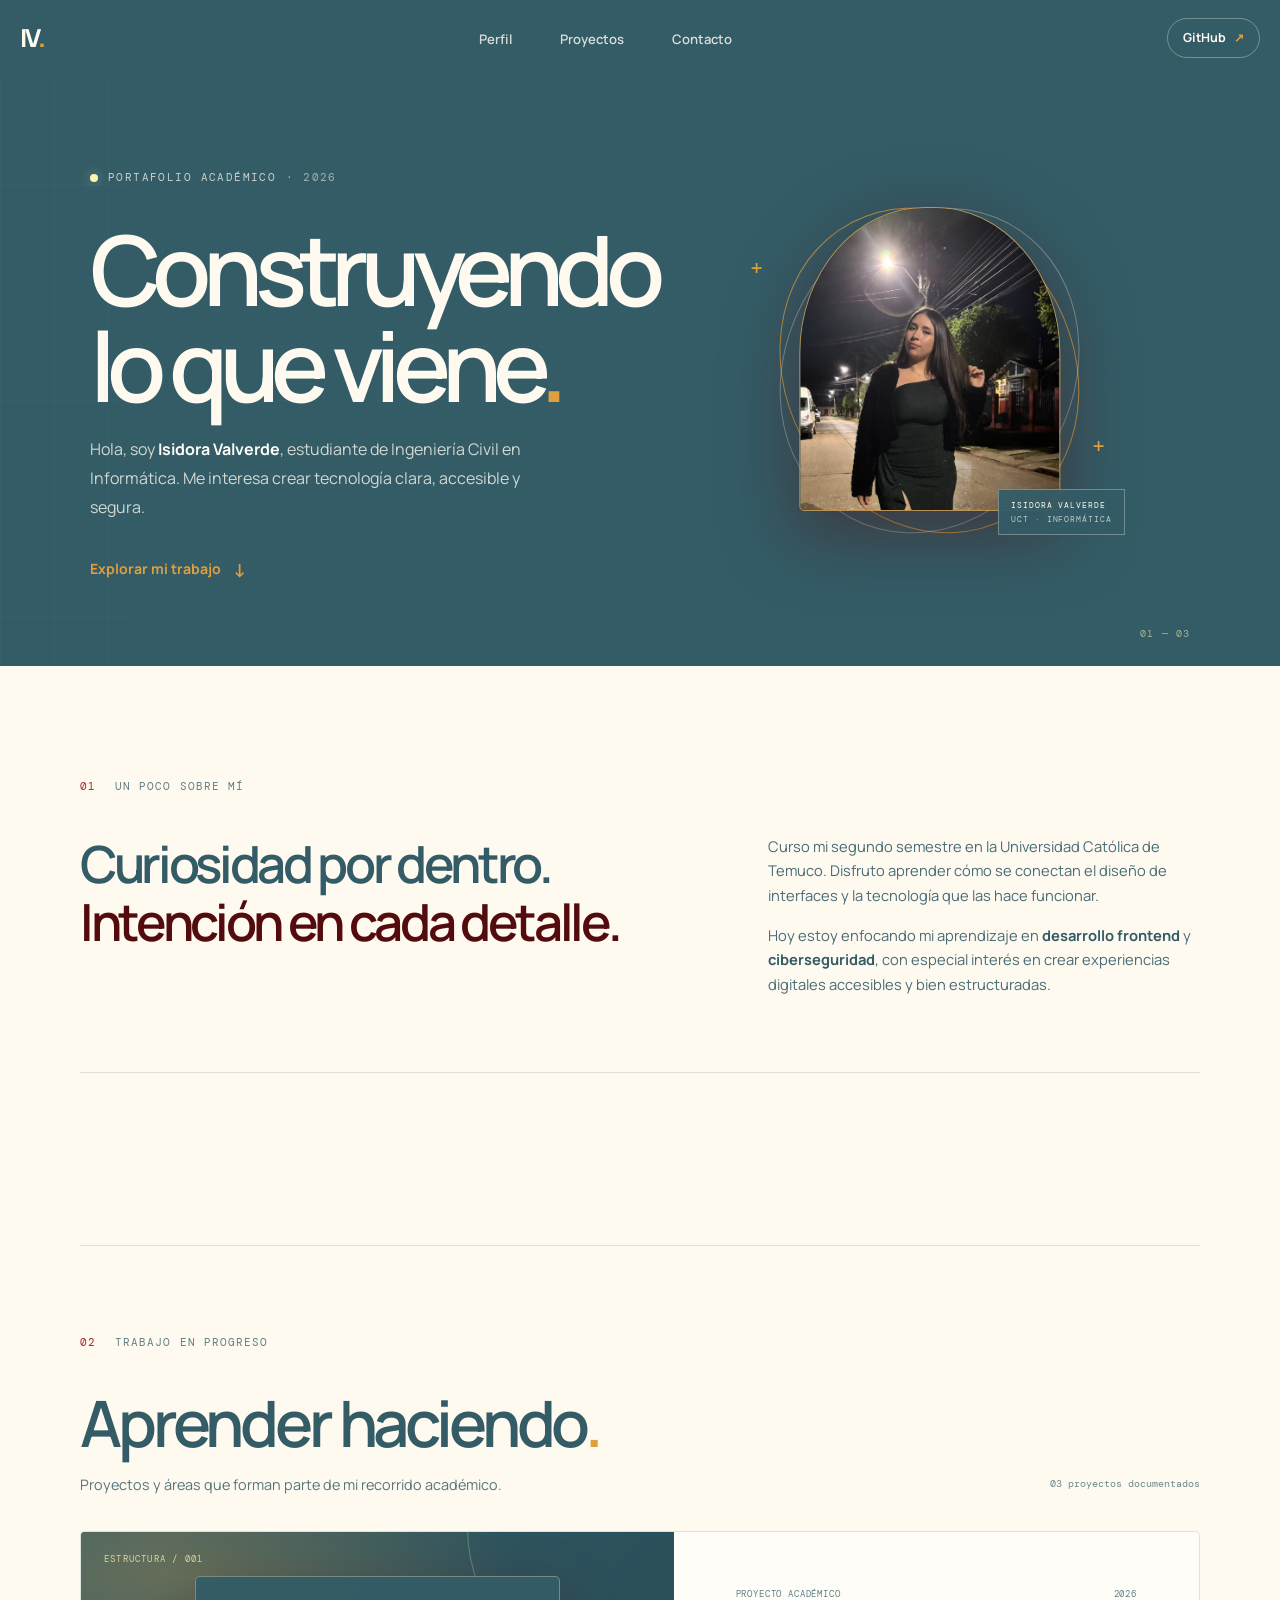
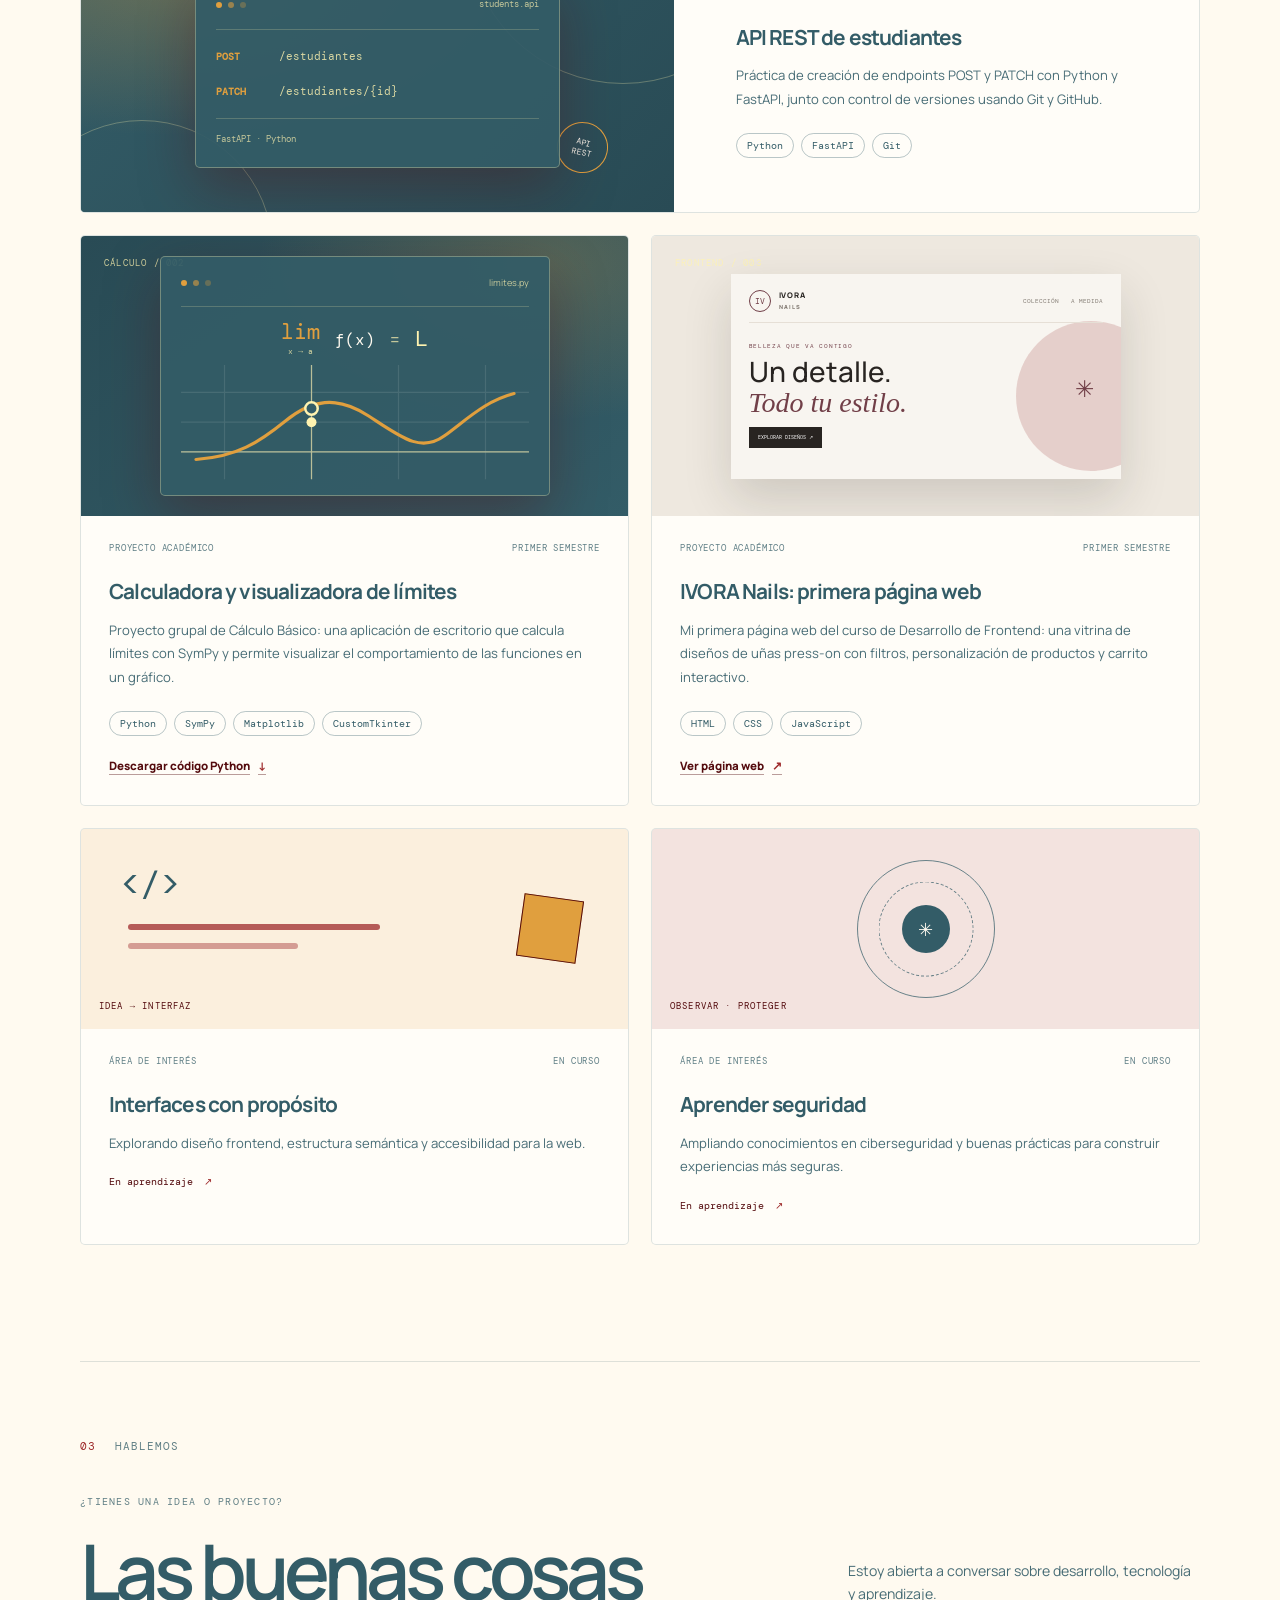
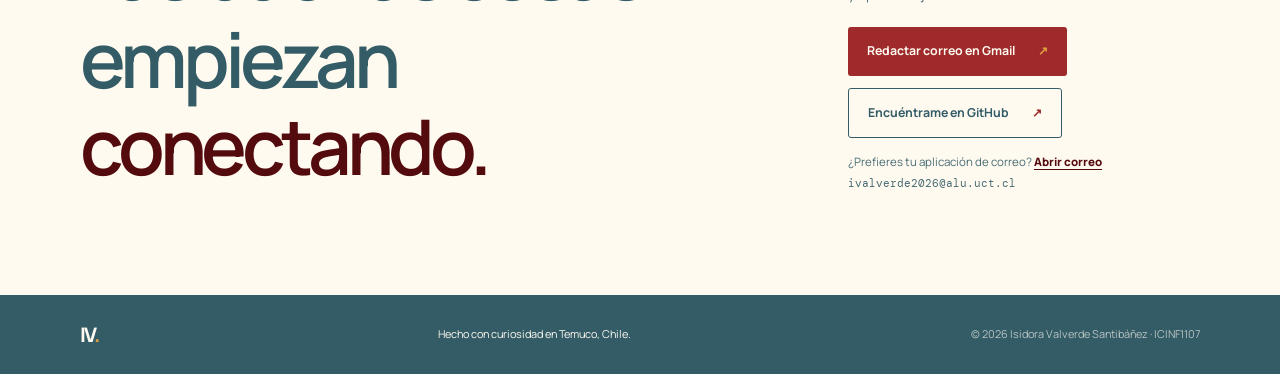
<file: index.html>
<!doctype html>
<html lang="es">
  <head>
    <meta charset="UTF-8" />
    <meta name="viewport" content="width=device-width, initial-scale=1.0" />
    <meta name="theme-color" content="#335c67" />
    <meta
      name="description"
      content="Portafolio académico de Isidora Valverde Santibáñez, estudiante de Ingeniería Civil en Informática interesada en frontend y ciberseguridad."
    />
    <title>Isidora Valverde — Portafolio académico</title>
    <link rel="preconnect" href="https://fonts.googleapis.com" />
    <link rel="preconnect" href="https://fonts.gstatic.com" crossorigin />
    <link
      href="https://fonts.googleapis.com/css2?family=DM+Mono:wght@400;500&family=Manrope:wght@400;500;600;700;800&display=swap"
      rel="stylesheet"
    />
    <link rel="stylesheet" href="css/style.css" />
  </head>
  <body>
    <a class="skip-link" href="#contenido">Saltar al contenido</a>

    <!-- Navegacion principal del portafolio -->
    <header class="site-header">
      <div class="header-inner">
        <a class="wordmark" href="#inicio" aria-label="Isidora Valverde, inicio"
          >IV<span>.</span></a
        >
        <nav aria-label="Navegación principal">
          <ul class="nav-list">
            <li><a href="#perfil">Perfil</a></li>
            <li><a href="#proyectos">Proyectos</a></li>
            <li><a href="#contacto">Contacto</a></li>
          </ul>
        </nav>
        <a
          class="header-cta"
          href="https://github.com/isidoraavs"
          target="_blank"
          rel="noopener noreferrer"
        >
          GitHub <span aria-hidden="true">↗</span>
        </a>
      </div>
    </header>

    <main id="contenido">
      <!-- Presentacion y perfil -->
      <section class="hero" id="inicio" aria-labelledby="hero-title">
        <div class="hero-grid" aria-hidden="true"></div>
        <div class="hero-content">
          <p class="eyebrow">
            <span class="status-dot"></span> PORTAFOLIO ACADÉMICO
            <span class="eyebrow-year">· 2026</span>
          </p>
          <h1 id="hero-title">
            Construyendo<br />lo que viene<span class="hero-period">.</span>
          </h1>
          <p class="hero-intro">
            Hola, soy <strong>Isidora Valverde</strong>, estudiante de
            Ingeniería Civil en Informática. Me interesa crear tecnología clara,
            accesible y segura.
          </p>
          <a class="text-link" href="#proyectos"
            >Explorar mi trabajo <span aria-hidden="true">↓</span></a
          >
        </div>
        <figure class="hero-art">
          <div class="photo-orbit orbit-one" aria-hidden="true"></div>
          <div class="photo-orbit orbit-two" aria-hidden="true"></div>
          <div class="photo-orbit orbit-three" aria-hidden="true"></div>
          <img
            class="hero-photo"
            src="img/isidora-valverde.jpeg"
            alt="Isidora Valverde, estudiante de Ingeniería Civil en Informática."
          />
          <figcaption class="photo-caption">
            <span>ISIDORA VALVERDE</span><span>UCT · INFORMÁTICA</span>
          </figcaption>
          <span class="photo-cross cross-one" aria-hidden="true">+</span>
          <span class="photo-cross cross-two" aria-hidden="true">+</span>
        </figure>
        <div class="hero-index" aria-hidden="true">01 — 03</div>
      </section>

      <section
        class="profile section-shell"
        id="perfil"
        aria-labelledby="profile-title"
      >
        <div class="section-kicker">
          <span>01</span><span>UN POCO SOBRE MÍ</span>
        </div>
        <div class="profile-copy">
          <h2 id="profile-title">
            Curiosidad por dentro.<br /><span>Intención en cada detalle.</span>
          </h2>
          <div class="profile-description">
            <p>
              Curso mi segundo semestre en la Universidad Católica de Temuco.
              Disfruto aprender cómo se conectan el diseño de interfaces y la
              tecnología que las hace funcionar.
            </p>
            <p>
              Hoy estoy enfocando mi aprendizaje en
              <strong>desarrollo frontend</strong> y
              <strong>ciberseguridad</strong>, con especial interés en crear
              experiencias digitales accesibles y bien estructuradas.
            </p>
          </div>
        </div>
        <ul class="interest-list" aria-label="Áreas de interés">
          <li><span>01</span> Desarrollo frontend</li>
          <li><span>02</span> Ciberseguridad</li>
          <li><span>03</span> Accesibilidad web</li>
        </ul>
      </section>

      <!-- Proyectos realizados y areas de interes -->
      <section
        class="projects section-shell"
        id="proyectos"
        aria-labelledby="projects-title"
      >
        <div class="section-kicker">
          <span>02</span><span>TRABAJO EN PROGRESO</span>
        </div>
        <div class="projects-heading">
          <div>
            <h2 id="projects-title">
              Aprender haciendo<span class="hero-period">.</span>
            </h2>
            <p>Proyectos y áreas que forman parte de mi recorrido académico.</p>
          </div>
          <span class="project-count">03 proyectos documentados</span>
        </div>

        <div class="project-grid">
          <article class="project-card project-featured">
            <div class="project-art api-art" aria-hidden="true">
              <span class="art-caption">ESTRUCTURA / 001</span>
              <div class="api-window">
                <div class="window-dots">
                  <i></i><i></i><i></i><span>students.api</span>
                </div>
                <p><b>POST</b> <span>/estudiantes</span></p>
                <p><b>PATCH</b> <span>/estudiantes/{id}</span></p>
                <div class="api-line"></div>
                <small>FastAPI · Python</small>
              </div>
              <span class="art-stamp">API<br />REST</span>
            </div>
            <div class="project-body">
              <div class="project-meta">
                <span>PROYECTO ACADÉMICO</span><span>2026</span>
              </div>
              <h3>API REST de estudiantes</h3>
              <p>
                Práctica de creación de endpoints POST y PATCH con Python y
                FastAPI, junto con control de versiones usando Git y GitHub.
              </p>
              <ul class="tag-list" aria-label="Tecnologías utilizadas">
                <li>Python</li>
                <li>FastAPI</li>
                <li>Git</li>
              </ul>
            </div>
          </article>

          <article class="project-card">
            <div class="project-art limits-art" aria-hidden="true">
              <span class="art-caption">CÁLCULO / 002</span>
              <div class="limit-window">
                <div class="window-dots">
                  <i></i><i></i><i></i><span>limites.py</span>
                </div>
                <div class="limit-equation">
                  <span class="limit-operator">lim<small>x → a</small></span>
                  <span>f(x)</span><span class="limit-equals">=</span
                  ><span class="limit-result">L</span>
                </div>
                <svg class="limit-graph" viewBox="0 0 280 92" focusable="false">
                  <path
                    class="graph-grid"
                    d="M0 22H280M0 46H280M0 70H280M35 0V92M105 0V92M175 0V92M245 0V92"
                  ></path>
                  <path class="graph-axis" d="M0 70H280M105 0V92"></path>
                  <path
                    class="graph-curve"
                    d="M12 76C45 74 63 62 84 45S125 24 151 41s42 30 61 16 33-28 56-34"
                  ></path>
                  <circle class="graph-hole" cx="105" cy="35" r="5"></circle>
                  <circle class="graph-point" cx="105" cy="46" r="4"></circle>
                </svg>
              </div>
            </div>
            <div class="project-body">
              <div class="project-meta">
                <span>PROYECTO ACADÉMICO</span><span>PRIMER SEMESTRE</span>
              </div>
              <h3>Calculadora y visualizadora de límites</h3>
              <p>
                Proyecto grupal de Cálculo Básico: una aplicación de escritorio
                que calcula límites con SymPy y permite visualizar el
                comportamiento de las funciones en un gráfico.
              </p>
              <ul class="tag-list" aria-label="Tecnologías utilizadas">
                <li>Python</li>
                <li>SymPy</li>
                <li>Matplotlib</li>
                <li>CustomTkinter</li>
              </ul>
              <a
                class="project-link"
                href="proyectos/calculadora_limites.py"
                download
                >Descargar código Python <span aria-hidden="true">↓</span></a
              >
            </div>
          </article>

          <article class="project-card">
            <div class="project-art nails-art" aria-hidden="true">
              <span class="art-caption">FRONTEND / 003</span>
              <div class="nails-preview">
                <div class="nails-preview-nav">
                  <span class="nails-preview-mark">IV</span>
                  <span class="nails-preview-brand"
                    >IVORA <small>NAILS</small></span
                  >
                  <span class="nails-preview-menu"
                    >COLECCIÓN&nbsp;&nbsp; A MEDIDA</span
                  >
                </div>
                <div class="nails-preview-content">
                  <span>BELLEZA QUE VA CONTIGO</span>
                  <strong>Un detalle.<br /><em>Todo tu estilo.</em></strong>
                  <small>EXPLORAR DISEÑOS ↗</small>
                </div>
                <span class="nails-preview-flower">✳</span>
              </div>
            </div>
            <div class="project-body">
              <div class="project-meta">
                <span>PROYECTO ACADÉMICO</span><span>PRIMER SEMESTRE</span>
              </div>
              <h3>IVORA Nails: primera página web</h3>
              <p>
                Mi primera página web del curso de Desarrollo de Frontend: una
                vitrina de diseños de uñas press-on con filtros, personalización
                de productos y carrito interactivo.
              </p>
              <ul class="tag-list" aria-label="Tecnologías utilizadas">
                <li>HTML</li>
                <li>CSS</li>
                <li>JavaScript</li>
              </ul>
              <a
                class="project-link"
                href="proyectos/ivora-nails/index.html"
                target="_blank"
                rel="noopener noreferrer"
                >Ver página web <span aria-hidden="true">↗</span></a
              >
            </div>
          </article>

          <article class="project-card project-note">
            <div class="note-graphic frontend-graphic" aria-hidden="true">
              <span class="graphic-bracket">&lt;/&gt;</span>
              <span class="graphic-line line-a"></span
              ><span class="graphic-line line-b"></span>
              <span class="graphic-block"></span>
              <span class="graphic-caption">IDEA → INTERFAZ</span>
            </div>
            <div class="project-body">
              <div class="project-meta">
                <span>ÁREA DE INTERÉS</span><span>EN CURSO</span>
              </div>
              <h3>Interfaces con propósito</h3>
              <p>
                Explorando diseño frontend, estructura semántica y accesibilidad
                para la web.
              </p>
              <span class="note-label"
                >En aprendizaje <span aria-hidden="true">↗</span></span
              >
            </div>
          </article>

          <article class="project-card project-note">
            <div class="note-graphic security-graphic" aria-hidden="true">
              <span class="security-ring ring-a"></span
              ><span class="security-ring ring-b"></span>
              <span class="security-shield">✳</span>
              <span class="graphic-caption">OBSERVAR · PROTEGER</span>
            </div>
            <div class="project-body">
              <div class="project-meta">
                <span>ÁREA DE INTERÉS</span><span>EN CURSO</span>
              </div>
              <h3>Aprender seguridad</h3>
              <p>
                Ampliando conocimientos en ciberseguridad y buenas prácticas
                para construir experiencias más seguras.
              </p>
              <span class="note-label"
                >En aprendizaje <span aria-hidden="true">↗</span></span
              >
            </div>
          </article>
        </div>
      </section>

      <!-- Informacion de contacto -->
      <section
        class="contact section-shell"
        id="contacto"
        aria-labelledby="contact-title"
      >
        <div class="section-kicker"><span>03</span><span>HABLEMOS</span></div>
        <div class="contact-content">
          <div>
            <p class="contact-overline">¿TIENES UNA IDEA O PROYECTO?</p>
            <h2 id="contact-title">
              Las buenas cosas<br />empiezan <span>conectando.</span>
            </h2>
          </div>
          <div class="contact-action">
            <p>
              Estoy abierta a conversar sobre desarrollo, tecnología y
              aprendizaje.
            </p>
            <div class="contact-links">
              <a
                class="contact-button email-button"
                href="https://mail.google.com/mail/?view=cm&amp;fs=1&amp;to=ivalverde2026%40alu.uct.cl"
                target="_blank"
                rel="noopener noreferrer"
                >Redactar correo en Gmail <span aria-hidden="true">↗</span></a
              >
              <a
                class="contact-button github-button"
                href="https://github.com/isidoraavs"
                target="_blank"
                rel="noopener noreferrer"
                >Encuéntrame en GitHub <span aria-hidden="true">↗</span></a
              >
            </div>
            <p class="contact-email">
              ¿Prefieres tu aplicación de correo?
              <a href="mailto:ivalverde2026@alu.uct.cl">Abrir correo</a>
            </p>
            <p class="contact-address">ivalverde2026@alu.uct.cl</p>
          </div>
        </div>
      </section>
    </main>

    <footer class="site-footer">
      <a
        class="wordmark footer-mark"
        href="#inicio"
        aria-label="Volver al inicio"
        >IV<span>.</span></a
      >
      <p>Hecho con curiosidad en Temuco, Chile.</p>
      <p class="footer-copy">© 2026 Isidora Valverde Santibáñez · ICINF1107</p>
    </footer>
    <script>
      const reduceMotion = window.matchMedia(
        "(prefers-reduced-motion: reduce)",
      ).matches;

      if (!reduceMotion && "IntersectionObserver" in window) {
        const revealItems = document.querySelectorAll(
          ".profile, .projects, .contact, .project-card, .interest-list li",
        );
        const revealObserver = new IntersectionObserver(
          (entries, observer) => {
            entries.forEach((entry) => {
              if (entry.isIntersecting) {
                entry.target.classList.add("is-visible");
                observer.unobserve(entry.target);
              }
            });
          },
          { threshold: 0.12, rootMargin: "0px 0px -24px 0px" },
        );

        document.documentElement.classList.add("has-scroll-reveal");
        revealItems.forEach((item) => revealObserver.observe(item));
      }
    </script>
  </body>
</html>
</file>
<file: css/style.css>
:root {
  color-scheme: light;
  --ink: #335c67;
  --ink-soft: #540b0e;
  --paper: #fffaf0;
  --white: #fffdf8;
  --yellow: #fff3b0;
  --acid: #e09f3e;
  --red: #9e2a2b;
  --burgundy: #540b0e;
  --line: rgba(51, 92, 103, 0.16);
  --muted: rgba(51, 92, 103, 0.72);
  --mono: "DM Mono", monospace;
  --sans: "Manrope", "Segoe UI", sans-serif;
}

/* Base y accesibilidad */
* {
  box-sizing: border-box;
}
html {
  scroll-behavior: smooth;
  scroll-padding-top: 80px;
}
body {
  margin: 0;
  background: var(--paper);
  color: var(--ink);
  font-family: var(--sans);
  line-height: 1.65;
  -webkit-font-smoothing: antialiased;
}
a {
  color: inherit;
}
a:focus-visible {
  outline: 3px solid var(--red);
  outline-offset: 5px;
  border-radius: 2px;
}
::selection {
  color: var(--ink);
  background: var(--acid);
}

/* Encabezado y navegacion */
.skip-link {
  position: absolute;
  z-index: 10;
  top: 12px;
  left: 12px;
  padding: 10px 16px;
  transform: translateY(-150%);
  background: var(--acid);
  color: var(--ink);
  font-weight: 800;
}
.skip-link:focus {
  transform: translateY(0);
}
.site-header {
  position: relative;
  z-index: 2;
  background: var(--ink);
  color: var(--paper);
}
.header-inner {
  width: min(100% - 40px, 1240px);
  min-height: 76px;
  margin: auto;
  display: flex;
  align-items: center;
  justify-content: space-between;
  gap: 24px;
}
.wordmark {
  color: var(--paper);
  text-decoration: none;
  font-size: 1.55rem;
  font-weight: 800;
  letter-spacing: -0.09em;
}
.wordmark span {
  color: var(--acid);
}
.nav-list {
  display: flex;
  gap: clamp(18px, 4vw, 48px);
  list-style: none;
  margin: 0;
  padding: 0;
}
.nav-list a {
  color: rgba(255, 250, 240, 0.82);
  text-decoration: none;
  font-size: 0.82rem;
  font-weight: 600;
  transition: color 0.2s ease;
}
.nav-list a:hover,
.header-cta:hover {
  color: var(--acid);
}
.header-cta {
  border: 1px solid rgba(255, 250, 240, 0.32);
  border-radius: 999px;
  padding: 9px 15px;
  text-decoration: none;
  font-size: 0.78rem;
  font-weight: 700;
  transition:
    color 0.2s ease,
    border-color 0.2s ease;
}
.header-cta span {
  margin-left: 5px;
  color: var(--acid);
}

/* Portada */
.hero {
  position: relative;
  min-height: 590px;
  overflow: hidden;
  display: grid;
  grid-template-columns: minmax(0, 1fr) minmax(280px, 0.9fr);
  align-items: center;
  padding: 82px max(7vw, calc((100vw - 1240px) / 2));
  background: var(--ink);
  color: var(--paper);
}
.hero-grid {
  position: absolute;
  inset: 0;
  opacity: 0.12;
  background-image:
    linear-gradient(rgba(255, 250, 240, 0.16) 1px, transparent 1px),
    linear-gradient(90deg, rgba(255, 250, 240, 0.16) 1px, transparent 1px);
  background-size: 54px 54px;
  mask-image: linear-gradient(90deg, #000, transparent 88%);
}
.hero-content {
  position: relative;
  z-index: 1;
  max-width: 660px;
  animation: hero-enter 0.8s cubic-bezier(0.2, 0.7, 0.25, 1) both;
}
.eyebrow,
.section-kicker,
.project-meta,
.art-caption,
.graphic-caption,
.contact-overline {
  font-family: var(--mono);
  font-size: 0.68rem;
  letter-spacing: 0.13em;
}
.eyebrow {
  display: flex;
  align-items: center;
  gap: 10px;
  color: rgba(255, 250, 240, 0.74);
}
.status-dot {
  width: 8px;
  height: 8px;
  border-radius: 50%;
  background: var(--yellow);
  box-shadow: 0 0 12px rgba(255, 243, 176, 0.4);
}
.eyebrow-year {
  color: rgba(255, 250, 240, 0.54);
}
.hero h1 {
  margin: 34px 0 22px;
  font-size: clamp(3.55rem, 7.6vw, 6.4rem);
  line-height: 0.99;
  font-weight: 600;
  letter-spacing: -0.085em;
}
.hero-period {
  color: var(--acid);
}
.hero-intro {
  max-width: 475px;
  margin: 0;
  color: rgba(255, 250, 240, 0.78);
  font-size: 1rem;
  line-height: 1.8;
}
.hero-intro strong {
  color: var(--white);
  font-weight: 700;
}
.text-link {
  display: inline-flex;
  align-items: center;
  gap: 12px;
  margin-top: 32px;
  color: var(--acid);
  font-size: 0.88rem;
  font-weight: 700;
  text-decoration: none;
}
.text-link span {
  font-size: 1.15rem;
  transition: transform 0.2s ease;
}
.text-link:hover span {
  transform: translateY(4px);
}
.hero-art {
  position: relative;
  justify-self: center;
  width: min(36vw, 390px);
  aspect-ratio: 1;
  min-width: 280px;
  margin: 0;
  animation: hero-enter 0.9s 0.12s cubic-bezier(0.2, 0.7, 0.25, 1) both;
}
.hero-index {
  position: absolute;
  right: max(7vw, calc((100vw - 1240px) / 2));
  bottom: 26px;
  color: rgba(255, 243, 176, 0.58);
  font: 0.62rem var(--mono);
  letter-spacing: 0.12em;
}
.photo-orbit {
  position: absolute;
  z-index: 0;
  inset: 8%;
  border: 1px solid rgba(255, 250, 240, 0.34);
  border-radius: 50%;
  pointer-events: none;
}
.photo-orbit.orbit-one {
  inset: 7% 13%;
  border-color: rgba(224, 159, 62, 0.8);
  transform: rotate(-28deg);
  animation: orbit-spin 26s linear infinite;
}
.photo-orbit.orbit-two {
  inset: 7% 13%;
  transform: rotate(28deg);
  animation: orbit-spin 34s linear infinite reverse;
}
.photo-orbit.orbit-three {
  inset: 17%;
  border-color: rgba(255, 250, 240, 0.24);
}
.hero-photo {
  position: absolute;
  z-index: 1;
  top: 8%;
  left: 50%;
  width: 67%;
  height: 78%;
  border: 1px solid rgba(224, 159, 62, 0.82);
  border-radius: 48% 48% 5px 5px;
  object-fit: cover;
  object-position: center 31%;
  filter: saturate(0.83);
  transform: translateX(-50%);
  box-shadow: 0 20px 70px rgba(84, 11, 14, 0.5);
}
.photo-caption {
  position: absolute;
  z-index: 2;
  right: 0;
  bottom: 8%;
  display: grid;
  gap: 4px;
  padding: 10px 12px;
  border: 1px solid rgba(255, 250, 240, 0.3);
  background: rgba(51, 92, 103, 0.94);
  color: var(--paper);
  font: 0.52rem var(--mono);
  letter-spacing: 0.11em;
}
.photo-caption span:last-child {
  color: rgba(255, 250, 240, 0.7);
  font-size: 0.47rem;
}
.photo-cross {
  position: absolute;
  z-index: 2;
  color: var(--acid);
  font: 1.4rem var(--mono);
  animation: cross-glow 2.4s ease-in-out infinite alternate;
}
.cross-one {
  top: 20%;
  left: 4%;
}
.cross-two {
  right: 5%;
  bottom: 27%;
  animation-delay: 0.8s;
}

@keyframes hero-enter {
  from {
    opacity: 0;
    transform: translateY(22px);
  }
  to {
    opacity: 1;
    transform: translateY(0);
  }
}
@keyframes orbit-spin {
  to {
    rotate: 360deg;
  }
}
@keyframes cross-glow {
  from {
    opacity: 0.45;
    scale: 0.85;
  }
  to {
    opacity: 1;
    scale: 1.12;
  }
}
.has-scroll-reveal .profile,
.has-scroll-reveal .projects,
.has-scroll-reveal .contact,
.has-scroll-reveal .project-card,
.has-scroll-reveal .interest-list li {
  opacity: 0;
  transform: translateY(24px);
  transition:
    opacity 0.65s ease,
    transform 0.65s cubic-bezier(0.2, 0.7, 0.25, 1);
}
.has-scroll-reveal .project-card:nth-child(2) {
  transition-delay: 90ms;
}
.has-scroll-reveal .project-card:nth-child(3) {
  transition-delay: 180ms;
}
.has-scroll-reveal .interest-list li:nth-child(2) {
  transition-delay: 90ms;
}
.has-scroll-reveal .interest-list li:nth-child(3) {
  transition-delay: 180ms;
}
.has-scroll-reveal .is-visible {
  opacity: 1;
  transform: translateY(0);
}

/* Perfil y proyectos */
.section-shell {
  width: min(100% - 48px, 1120px);
  margin-inline: auto;
}
.profile {
  padding-top: 112px;
  padding-bottom: 112px;
}
.section-kicker {
  display: flex;
  align-items: center;
  gap: 18px;
  color: rgba(51, 92, 103, 0.78);
}
.section-kicker span:first-child {
  color: var(--red);
}
.section-kicker span:last-child {
  letter-spacing: 0.1em;
}
.profile-copy {
  display: grid;
  grid-template-columns: 1.15fr 0.85fr;
  gap: 8vw;
  margin-top: 38px;
  align-items: start;
}
.profile h2,
.projects h2,
.contact h2 {
  margin: 0;
  font-weight: 600;
  letter-spacing: -0.065em;
  line-height: 1.14;
}
.profile h2 {
  font-size: clamp(2rem, 4vw, 3.45rem);
}
.profile h2 span {
  color: var(--burgundy);
}
.profile-description {
  color: rgba(51, 92, 103, 0.9);
  font-size: 0.92rem;
}
.profile-description p {
  margin: 0 0 16px;
}
.profile-description strong {
  color: var(--ink);
}
.interest-list {
  display: grid;
  grid-template-columns: repeat(3, 1fr);
  gap: 18px;
  list-style: none;
  margin: 60px 0 0;
  padding: 0;
  border-top: 1px solid var(--line);
}
.interest-list li {
  padding-top: 18px;
  font-size: 0.82rem;
  font-weight: 700;
}
.interest-list li span {
  display: block;
  margin-bottom: 8px;
  color: var(--red);
  font: 0.65rem var(--mono);
}

.projects {
  padding-top: 88px;
  padding-bottom: 116px;
  border-top: 1px solid var(--line);
}
.projects-heading {
  display: flex;
  align-items: end;
  justify-content: space-between;
  gap: 24px;
  margin: 35px 0 34px;
}
.projects h2 {
  font-size: clamp(2.5rem, 5vw, 4.3rem);
}
.projects-heading p {
  margin: 13px 0 0;
  color: rgba(51, 92, 103, 0.84);
  font-size: 0.9rem;
}
.project-count {
  flex: none;
  margin-bottom: 7px;
  color: rgba(51, 92, 103, 0.72);
  font: 0.65rem var(--mono);
}
.project-grid {
  display: grid;
  grid-template-columns: repeat(2, minmax(0, 1fr));
  gap: 22px;
  align-items: stretch;
}
.project-card {
  overflow: hidden;
  border: 1px solid var(--line);
  border-radius: 5px;
  background: var(--white);
}
.project-featured {
  grid-column: 1 / -1;
  display: grid;
  grid-template-columns: 1.06fr 0.94fr;
}
.project-art,
.note-graphic {
  position: relative;
  min-height: 280px;
  overflow: hidden;
}
.api-art {
  display: grid;
  place-items: center;
  background: var(--ink);
  background-image:
    radial-gradient(
      ellipse at 15% 15%,
      rgba(224, 159, 62, 0.3),
      transparent 48%
    ),
    linear-gradient(135deg, var(--ink), #294b55);
}
.api-art::before,
.api-art::after {
  position: absolute;
  content: "";
  border: 1px solid rgba(255, 243, 176, 0.28);
  border-radius: 50%;
}
.api-art::before {
  width: 310px;
  height: 310px;
  right: -105px;
  top: -160px;
}
.api-art::after {
  width: 260px;
  height: 260px;
  bottom: -170px;
  left: -70px;
}
.art-caption {
  position: absolute;
  top: 20px;
  left: 23px;
  color: rgba(255, 243, 176, 0.78);
  font-size: 0.58rem;
}
.api-window {
  z-index: 1;
  width: min(76%, 365px);
  padding: 20px;
  border: 1px solid rgba(255, 243, 176, 0.32);
  border-radius: 5px;
  background: rgba(51, 92, 103, 0.94);
  box-shadow: 0 20px 55px rgba(84, 11, 14, 0.35);
  font-family: var(--mono);
}
.window-dots {
  display: flex;
  align-items: center;
  gap: 6px;
  padding-bottom: 16px;
  border-bottom: 1px solid rgba(255, 243, 176, 0.2);
}
.window-dots i {
  width: 6px;
  height: 6px;
  border-radius: 50%;
  background: var(--acid);
}
.window-dots i:nth-child(2) {
  opacity: 0.58;
}
.window-dots i:nth-child(3) {
  opacity: 0.3;
}
.window-dots span {
  margin-left: auto;
  color: rgba(255, 243, 176, 0.72);
  font-size: 0.57rem;
}
.api-window p {
  margin: 17px 0 0;
  color: var(--paper);
  font-size: 0.69rem;
}
.api-window p b {
  display: inline-block;
  width: 56px;
  color: var(--acid);
  font-size: 0.6rem;
}
.api-window p span {
  color: rgba(255, 243, 176, 0.82);
}
.api-line {
  height: 1px;
  margin-top: 18px;
  background: rgba(255, 243, 176, 0.2);
}
.api-window small {
  display: block;
  margin-top: 13px;
  color: rgba(255, 243, 176, 0.72);
  font-size: 0.56rem;
}
.art-stamp {
  position: absolute;
  right: 11%;
  bottom: 14%;
  display: grid;
  width: 51px;
  height: 51px;
  place-content: center;
  border: 1px solid var(--acid);
  border-radius: 50%;
  color: var(--paper);
  font: 0.52rem/1.2 var(--mono);
  text-align: center;
  transform: rotate(12deg);
}
.limits-art {
  display: grid;
  place-items: center;
  background:
    radial-gradient(
      ellipse at 85% 10%,
      rgba(224, 159, 62, 0.22),
      transparent 44%
    ),
    linear-gradient(145deg, #294b55, var(--ink));
}
.limit-window {
  z-index: 1;
  width: min(82%, 390px);
  padding: 18px 20px 15px;
  border: 1px solid rgba(255, 243, 176, 0.32);
  border-radius: 5px;
  background: rgba(51, 92, 103, 0.94);
  box-shadow: 0 20px 55px rgba(84, 11, 14, 0.35);
}
.limit-equation {
  display: flex;
  align-items: center;
  justify-content: center;
  gap: 15px;
  padding: 15px 0 9px;
  color: var(--paper);
  font: 1rem var(--mono);
}
.limit-operator {
  display: grid;
  justify-items: center;
  color: var(--acid);
  font-size: 1.35rem;
  line-height: 1;
}
.limit-operator small {
  margin-top: 4px;
  color: rgba(255, 243, 176, 0.76);
  font-size: 0.53rem;
}
.limit-equals {
  color: rgba(255, 243, 176, 0.7);
}
.limit-result {
  color: var(--yellow);
  font-size: 1.35rem;
}
.limit-graph {
  display: block;
  width: 100%;
  height: auto;
  overflow: visible;
}
.graph-grid {
  fill: none;
  stroke: rgba(255, 250, 240, 0.1);
  stroke-width: 1;
}
.graph-axis {
  fill: none;
  stroke: rgba(255, 243, 176, 0.62);
  stroke-width: 1;
}
.graph-curve {
  fill: none;
  stroke: var(--acid);
  stroke-linecap: round;
  stroke-width: 2.5;
}
.graph-hole {
  fill: var(--ink);
  stroke: var(--yellow);
  stroke-width: 2;
}
.graph-point {
  fill: var(--yellow);
}
/* Ilustraciones de las tarjetas de proyectos */
.nails-art {
  display: grid;
  place-items: center;
  background: #eee8df;
}
.nails-preview {
  position: relative;
  width: min(78%, 390px);
  min-height: 205px;
  padding: 15px 18px;
  overflow: hidden;
  background: #f8f5f0;
  color: #282421;
  box-shadow: 0 20px 45px rgba(40, 36, 33, 0.16);
}
.nails-preview::after {
  position: absolute;
  top: 47px;
  right: -45px;
  width: 150px;
  height: 150px;
  border-radius: 50%;
  background: #d8b1ad;
  opacity: 0.55;
  content: "";
}
.nails-preview-nav {
  position: relative;
  z-index: 1;
  display: flex;
  align-items: center;
  gap: 8px;
  padding-bottom: 10px;
  border-bottom: 1px solid #e6dfd6;
}
.nails-preview-mark {
  display: grid;
  width: 22px;
  height: 22px;
  place-items: center;
  border: 1px solid #713f48;
  border-radius: 50%;
  color: #713f48;
  font: 0.48rem var(--mono);
}
.nails-preview-brand {
  font-size: 0.48rem;
  font-weight: 800;
  letter-spacing: 0.12em;
}
.nails-preview-brand small {
  display: block;
  margin-top: 2px;
  color: #817971;
  font-size: 0.35rem;
  letter-spacing: 0.2em;
}
.nails-preview-menu {
  margin-left: auto;
  color: #817971;
  font: 0.36rem var(--mono);
}
.nails-preview-content {
  position: relative;
  z-index: 1;
  display: grid;
  justify-items: start;
  gap: 7px;
  padding-top: 19px;
}
.nails-preview-content > span {
  color: #713f48;
  font: 0.38rem var(--mono);
  letter-spacing: 0.12em;
}
.nails-preview-content strong {
  font-size: clamp(1.15rem, 2.5vw, 1.75rem);
  font-weight: 500;
  line-height: 1.04;
}
.nails-preview-content strong em {
  color: #713f48;
  font-family: Georgia, serif;
  font-weight: 400;
}
.nails-preview-content small {
  margin-top: 3px;
  padding: 7px 9px;
  background: #282421;
  color: white;
  font: 0.34rem var(--mono);
}
.nails-preview-flower {
  position: absolute;
  z-index: 1;
  top: 95px;
  right: 27px;
  color: #713f48;
  font-size: 1.45rem;
}
.project-body {
  padding: 25px 28px 28px;
}
.project-featured .project-body {
  align-self: center;
  padding: 36px clamp(26px, 5vw, 62px);
}
.project-meta {
  display: flex;
  justify-content: space-between;
  gap: 12px;
  color: rgba(51, 92, 103, 0.78);
  font-size: 0.58rem;
  letter-spacing: 0.09em;
}
.project-body h3 {
  margin: 18px 0 10px;
  font-size: 1.3rem;
  letter-spacing: -0.04em;
}
.project-body p {
  margin: 0;
  color: rgba(51, 92, 103, 0.9);
  font-size: 0.82rem;
  line-height: 1.8;
}
.tag-list {
  display: flex;
  flex-wrap: wrap;
  gap: 7px;
  list-style: none;
  margin: 21px 0 0;
  padding: 0;
}
.tag-list li {
  padding: 5px 10px;
  border: 1px solid rgba(51, 92, 103, 0.34);
  border-radius: 999px;
  color: var(--ink);
  font: 0.62rem var(--mono);
}
.note-graphic {
  min-height: 200px;
  background: rgba(224, 159, 62, 0.14);
}
.graphic-caption {
  position: absolute;
  bottom: 15px;
  left: 18px;
  color: var(--burgundy);
  font-size: 0.55rem;
}
.graphic-bracket {
  position: absolute;
  top: 34px;
  left: 39px;
  color: var(--ink);
  font: 2.1rem var(--mono);
}
.graphic-line {
  position: absolute;
  left: 47px;
  height: 6px;
  border-radius: 4px;
  background: var(--red);
  opacity: 0.75;
}
.line-a {
  top: 95px;
  width: 46%;
}
.line-b {
  top: 114px;
  width: 31%;
  opacity: 0.42;
}
.graphic-block {
  position: absolute;
  top: 68px;
  right: 48px;
  width: 60px;
  height: 63px;
  border: 1px solid var(--burgundy);
  background: var(--acid);
  transform: rotate(8deg);
}
.security-graphic {
  background: rgba(158, 42, 43, 0.12);
}
.security-ring {
  position: absolute;
  top: 50%;
  left: 50%;
  border: 1px solid rgba(51, 92, 103, 0.72);
  border-radius: 50%;
  transform: translate(-50%, -50%);
}
.ring-a {
  width: 138px;
  height: 138px;
}
.ring-b {
  width: 95px;
  height: 95px;
  border-style: dashed;
}
.security-shield {
  position: absolute;
  top: 50%;
  left: 50%;
  display: grid;
  width: 48px;
  height: 48px;
  place-items: center;
  border-radius: 50%;
  background: var(--ink);
  color: var(--paper);
  font-size: 1.15rem;
  transform: translate(-50%, -50%);
}
.note-label {
  display: inline-block;
  margin-top: 20px;
  color: var(--burgundy);
  font: 0.65rem var(--mono);
}
.note-label span {
  padding-left: 5px;
  color: var(--red);
}
.project-link {
  display: inline-flex;
  align-items: center;
  gap: 8px;
  margin-top: 20px;
  color: var(--burgundy);
  font-size: 0.72rem;
  font-weight: 800;
  text-decoration-color: rgba(84, 11, 14, 0.4);
  text-underline-offset: 4px;
}
.project-link span {
  color: var(--red);
  transition: transform 0.2s ease;
}
.project-link:hover span {
  transform: translateY(3px);
}

/* Contacto y pie de pagina */
.contact {
  padding-top: 76px;
  padding-bottom: 105px;
  border-top: 1px solid var(--line);
}
.contact-content {
  display: grid;
  grid-template-columns: 1fr 0.55fr;
  gap: 10vw;
  align-items: end;
  margin-top: 38px;
}
.contact-overline {
  margin: 0 0 17px;
  color: rgba(51, 92, 103, 0.78);
  font-size: 0.61rem;
}
.contact h2 {
  font-size: clamp(2.8rem, 6vw, 5.2rem);
}
.contact h2 span {
  color: var(--ink-soft);
}
.contact-action p {
  margin: 0 0 22px;
  color: rgba(51, 92, 103, 0.9);
  font-size: 0.88rem;
}
.contact-links {
  display: flex;
  flex-wrap: wrap;
  gap: 12px;
}
.contact-button {
  display: inline-flex;
  align-items: center;
  gap: 23px;
  padding: 14px 19px;
  border-radius: 3px;
  background: var(--ink);
  color: var(--paper);
  font-size: 0.77rem;
  font-weight: 700;
  text-decoration: none;
  transition:
    background 0.2s ease,
    color 0.2s ease;
}
.contact-button:hover {
  background: var(--ink-soft);
  color: var(--paper);
}
.contact-button span {
  color: var(--acid);
}
.email-button {
  background: var(--red);
}
.email-button:hover {
  background: var(--burgundy);
}
.github-button {
  border: 1px solid var(--ink);
  background: transparent;
  color: var(--ink);
}
.github-button span {
  color: var(--red);
}
.github-button:hover {
  background: var(--ink);
  color: var(--paper);
}
.contact-email {
  margin-top: 14px !important;
  margin-bottom: 5px !important;
  font-size: 0.72rem !important;
}
.contact-email a {
  color: var(--burgundy);
  font-weight: 800;
  text-underline-offset: 3px;
}
.contact-address {
  margin: 0 !important;
  color: rgba(51, 92, 103, 0.75);
  font: 0.68rem var(--mono) !important;
}
.site-footer {
  display: flex;
  align-items: center;
  justify-content: space-between;
  gap: 16px;
  padding: 23px max(24px, calc((100vw - 1120px) / 2));
  background: var(--ink);
  color: var(--paper);
}
.footer-mark {
  font-size: 1.25rem;
}
.site-footer p {
  margin: 0;
  font-size: 0.68rem;
}
.footer-copy {
  color: rgba(255, 250, 240, 0.66);
  text-align: right;
}

/* Ajustes para pantallas grandes, tabletas y moviles */
@media (min-width: 1400px) {
  .hero {
    padding-inline: calc((100vw - 1120px) / 2);
  }
}
@media (max-width: 760px) {
  .hero {
    min-height: 0;
    grid-template-columns: 1fr;
    padding: 76px 28px 94px;
  }
  .hero-art {
    width: min(72vw, 340px);
    min-width: 240px;
    margin: 30px auto 0;
  }
  .hero-index {
    right: 28px;
  }
  .profile {
    padding-top: 76px;
    padding-bottom: 78px;
  }
  .profile-copy {
    grid-template-columns: 1fr;
    gap: 20px;
    margin-top: 29px;
  }
  .interest-list {
    margin-top: 38px;
  }
  .projects {
    padding-top: 70px;
    padding-bottom: 80px;
  }
  .projects-heading {
    align-items: start;
    flex-direction: column;
    margin-top: 28px;
  }
  .project-featured {
    grid-template-columns: 1fr;
  }
  .project-art {
    min-height: 250px;
  }
  .project-featured .project-body {
    padding: 27px 24px 30px;
  }
  .contact {
    padding-top: 67px;
    padding-bottom: 78px;
  }
  .contact-content {
    grid-template-columns: 1fr;
    gap: 27px;
    margin-top: 30px;
  }
}
@media (max-width: 520px) {
  .header-inner {
    width: calc(100% - 32px);
    min-height: 68px;
    gap: 12px;
  }
  .nav-list {
    gap: 14px;
  }
  .nav-list a {
    font-size: 0.72rem;
  }
  .header-cta {
    padding: 8px 10px;
    font-size: 0.7rem;
  }
  .hero {
    padding-inline: 24px;
  }
  .hero h1 {
    font-size: clamp(3.2rem, 15vw, 4.4rem);
  }
  .section-shell {
    width: calc(100% - 40px);
  }
  .interest-list {
    gap: 8px;
  }
  .interest-list li {
    font-size: 0.72rem;
  }
  .project-grid {
    grid-template-columns: 1fr;
  }
  .project-featured {
    grid-column: auto;
  }
  .project-count {
    font-size: 0.59rem;
  }
  .site-footer {
    flex-wrap: wrap;
    padding: 20px;
  }
  .site-footer p {
    font-size: 0.62rem;
  }
  .footer-copy {
    width: 100%;
    text-align: left;
  }
}
@media (prefers-reduced-motion: reduce) {
  *,
  *::before,
  *::after {
    scroll-behavior: auto !important;
    transition-duration: 0.01ms !important;
    animation-duration: 0.01ms !important;
    animation-iteration-count: 1 !important;
  }
  .has-scroll-reveal .profile,
  .has-scroll-reveal .projects,
  .has-scroll-reveal .contact,
  .has-scroll-reveal .project-card,
  .has-scroll-reveal .interest-list li {
    opacity: 1;
    transform: none;
  }
}
</file>
